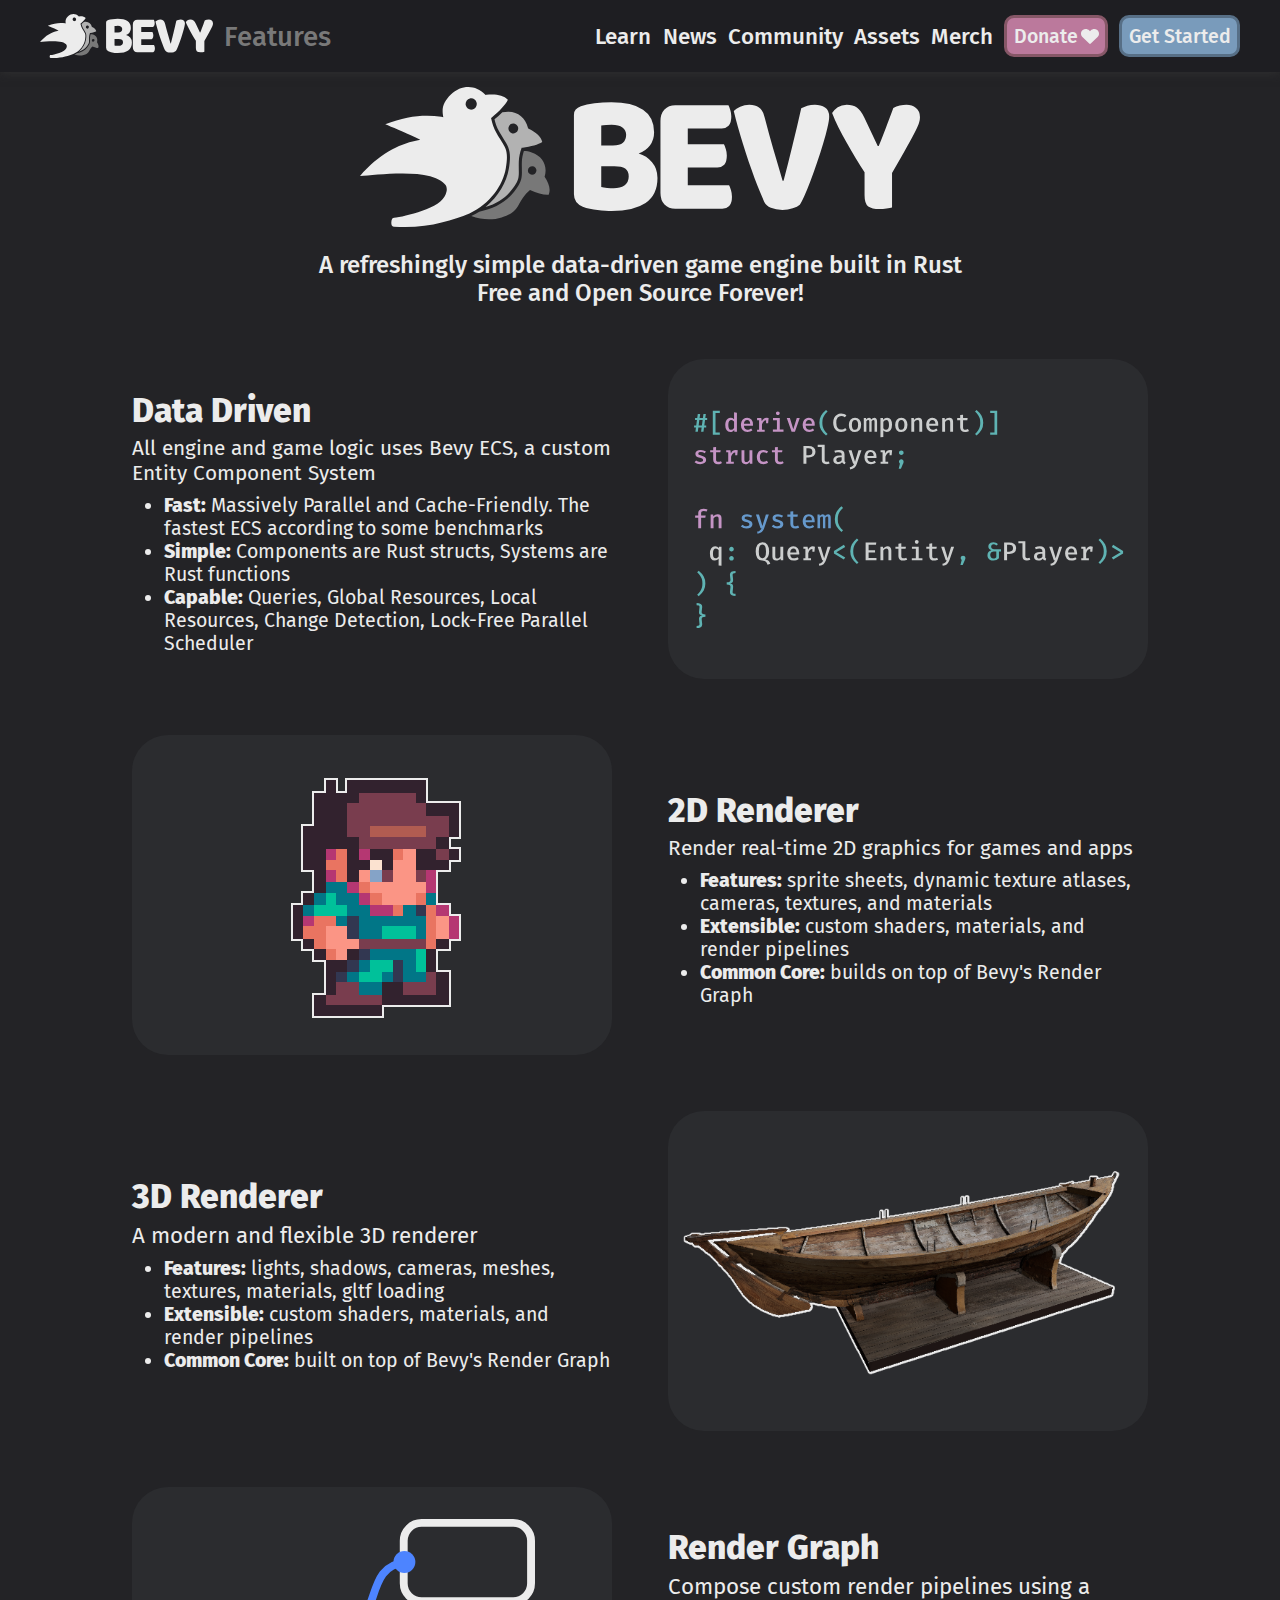
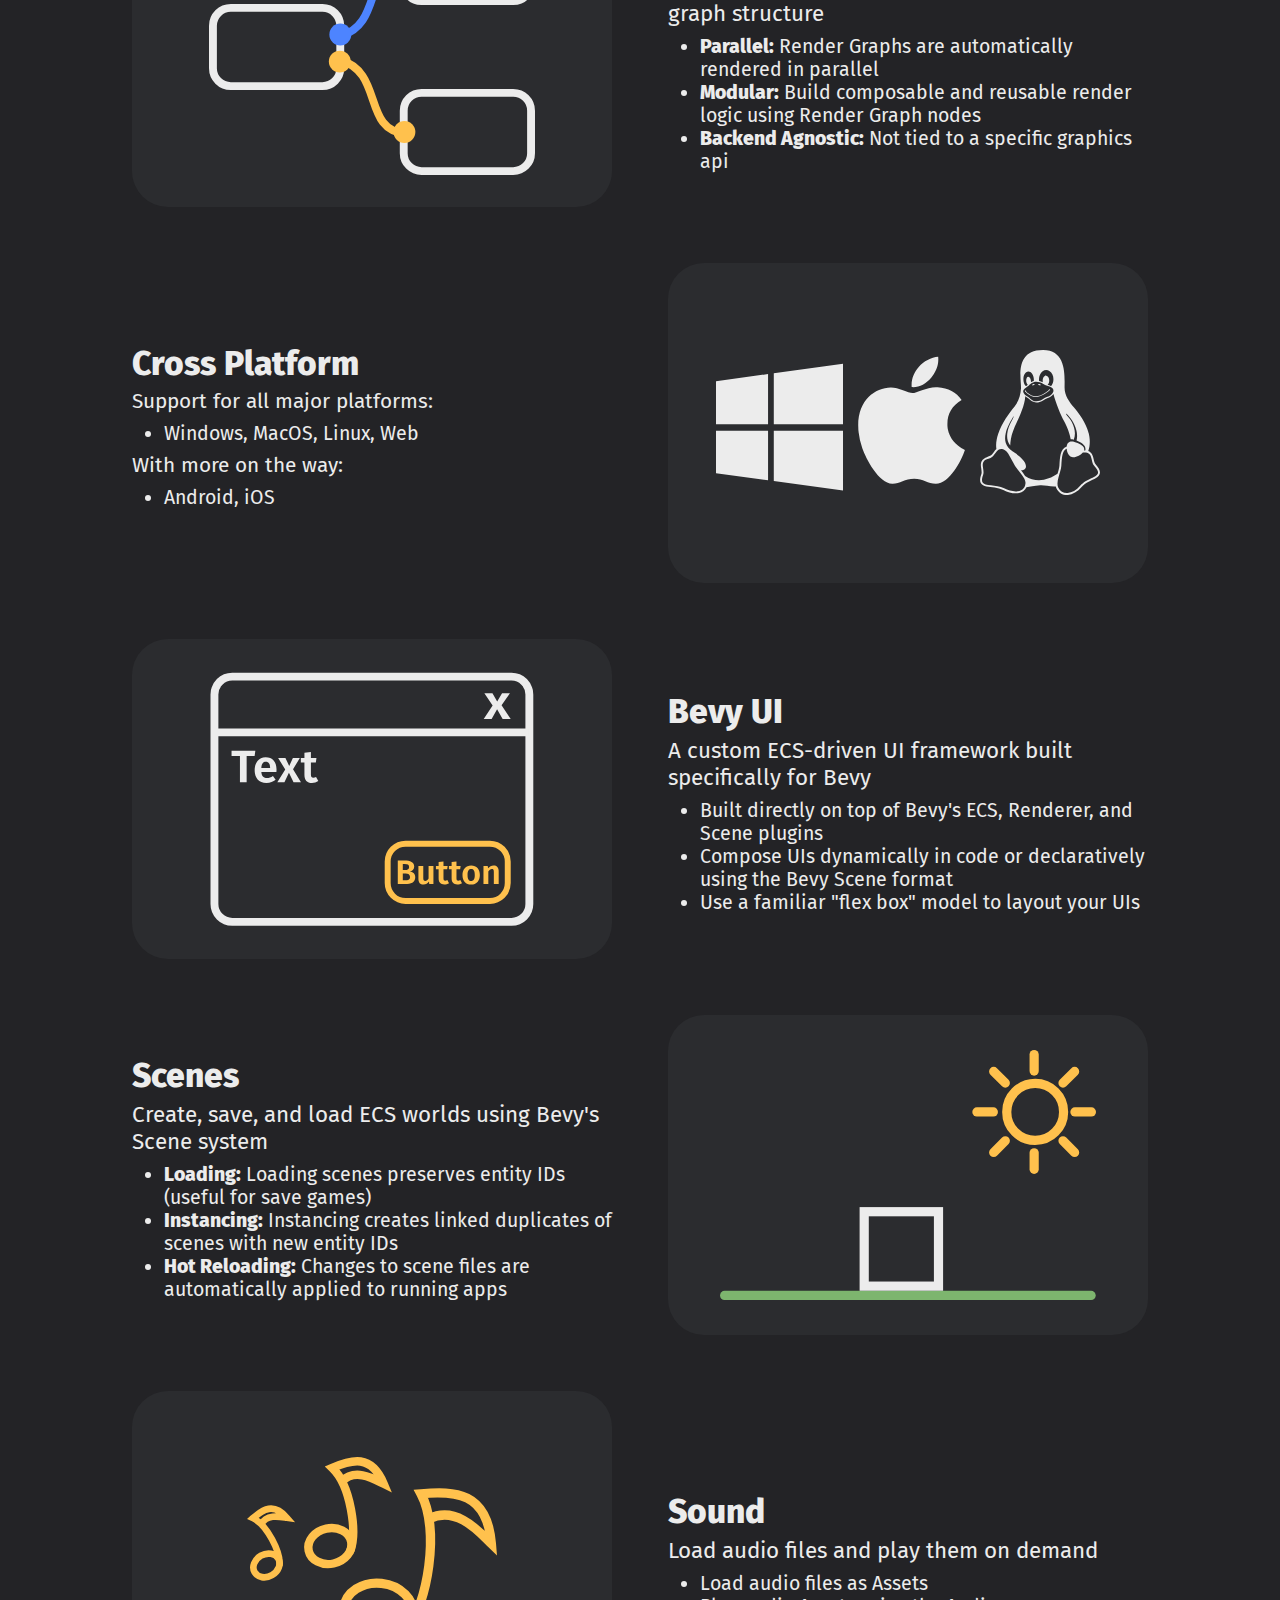
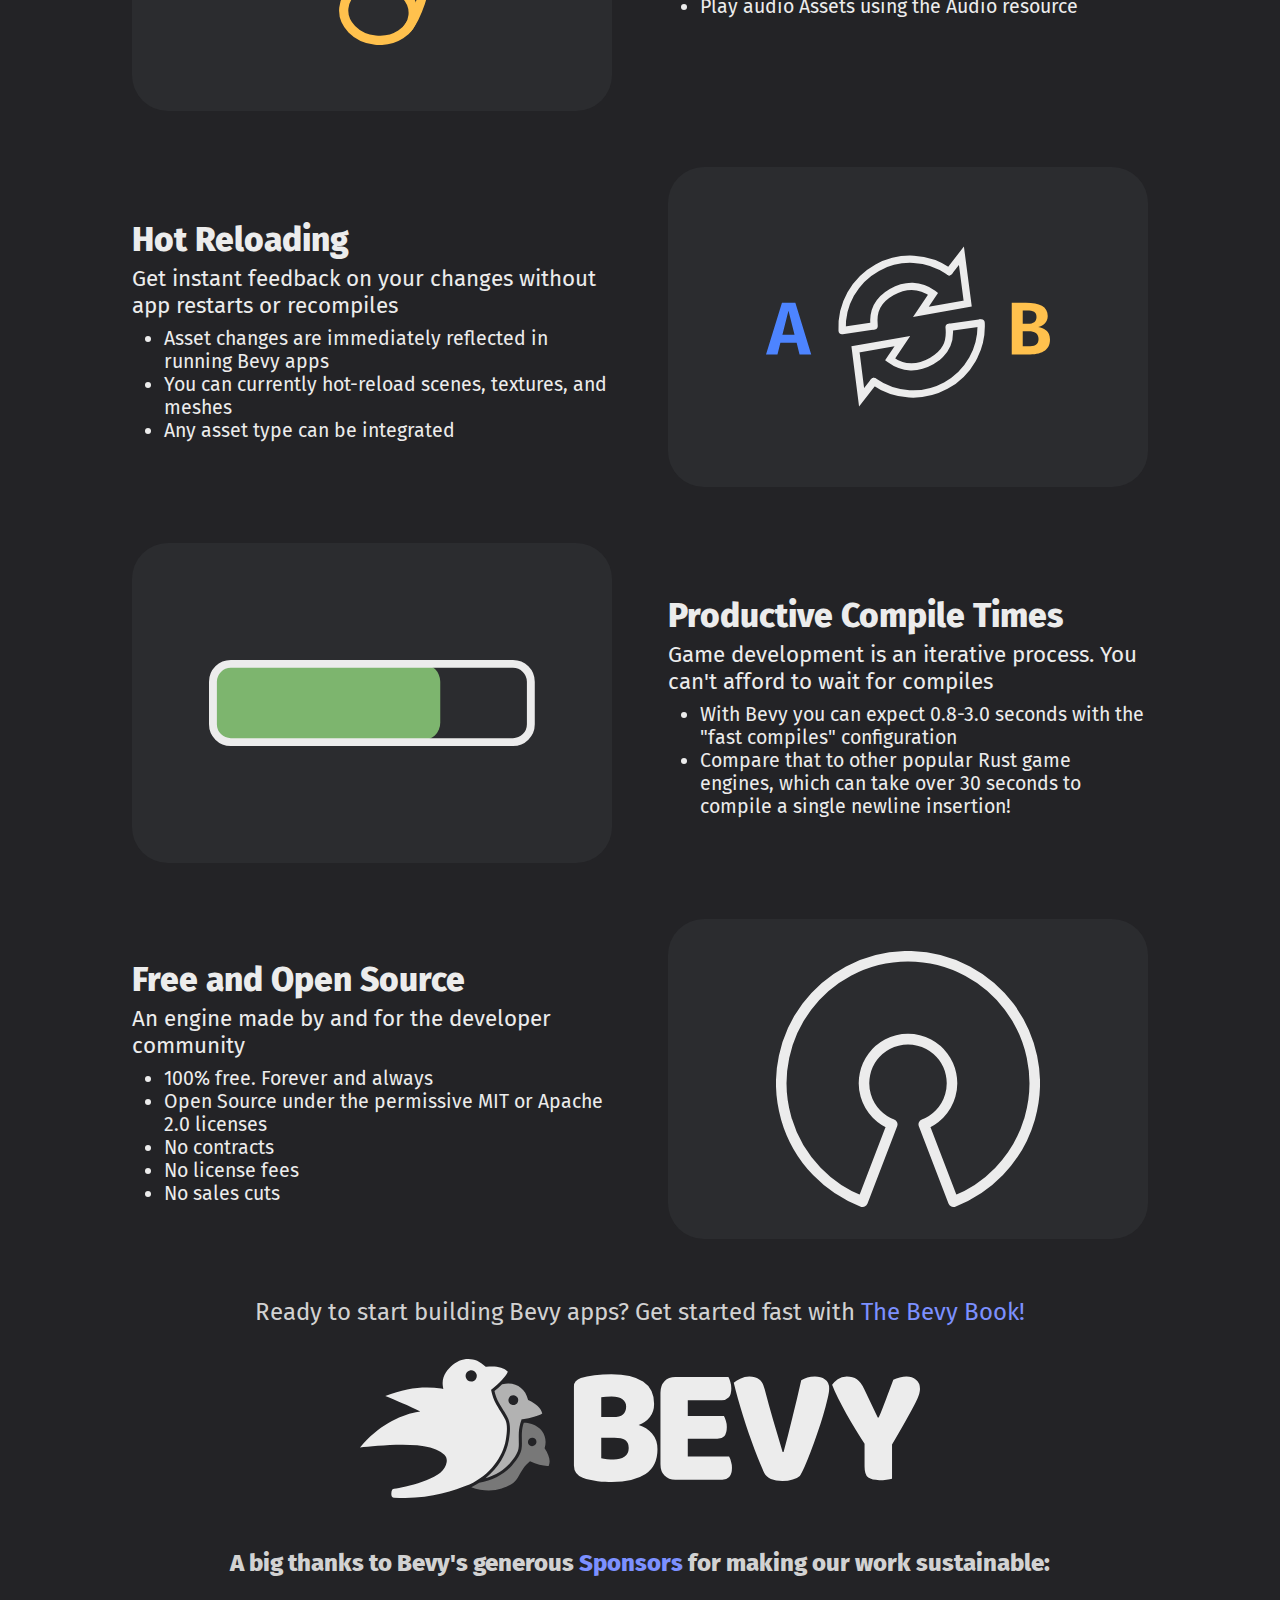
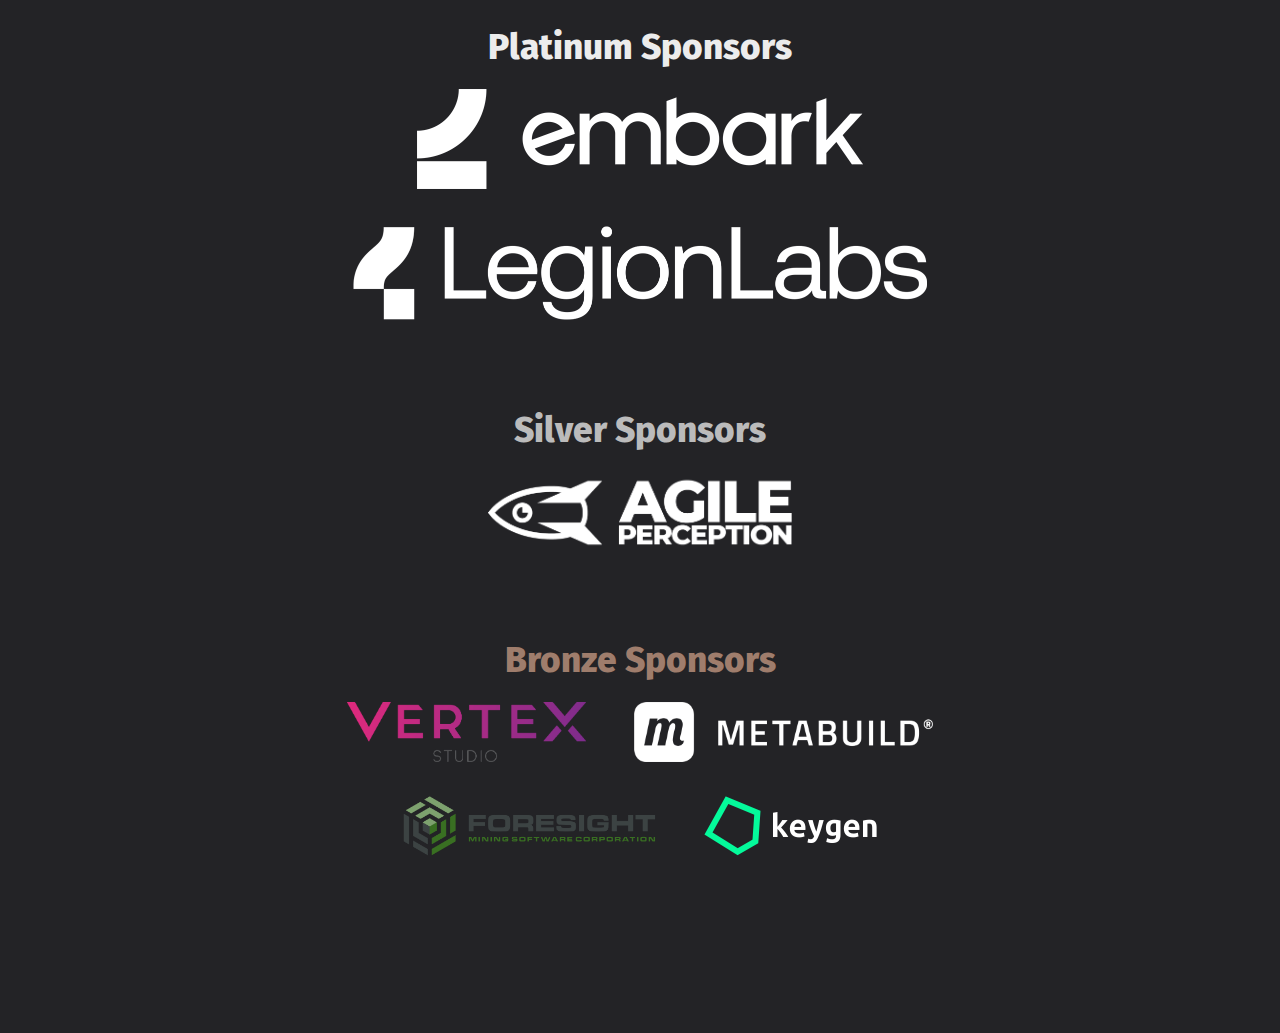
<file: index.html>
<!doctype html>
<html lang="en">
    <head>
        <meta charset="UTF-8">
        <meta name='viewport' content="width=device-width, initial-scale=1" />
        <meta property="og:title" content="Bevy - A data-driven game engine built in Rust " />
        <meta property="og:type" content="website" />
        <meta property="og:url" content="https://bevyengine.org&#x2F;&#x2F;" />
        <meta property="og:image" content="https://bevyengine.org/assets/bevy_logo_fill.png" />
        <meta property="og:description" content="Bevy is a refreshingly simple data-driven game engine built in Rust. It is free and open-source forever!" />
        <link rel="shortcut icon" type="image/png" href="/assets/favicon.png">
        <link rel="stylesheet" href="/site.css" />
        <link href="/atom.xml" rel="alternate" type="application/atom+xml" />
        <title>Bevy - A data-driven game engine built in Rust </title>
        
<meta name="description" content="A refreshingly simple data-driven game engine built in Rust. Free and Open Source Forever!" />

    </head>

    <body>
        <div class="headerbar-container">
            <nav class="headerbar container">
                <a href="/" class="header-logo">
                    <img src="/assets/bevy_logo_dark.svg" class="logo" alt="bevy logo" />
                </a>
                
                    <a href="/" class="header-logo-mobile">
                        <img src="/assets/bevy_icon_dark.svg" class="logo" alt="bevy icon" />
                    </a>
                
                <div class="header-item header-message">
                    
                        Features
                    
                </div>
                <div class="header-item header-push"></div>
                



    


<a href="&#x2F;learn" class="header-item" >
    Learn
</a>

                



    


<a href="&#x2F;news" class="header-item" >
    News
</a>

                



    


<a href="&#x2F;community" class="header-item" >
    Community
</a>

                



    


<a href="&#x2F;assets" class="header-item" >
    Assets
</a>

                <a class="header-item" href="https://merch.bevyengine.org">Merch</a>
                <a class="header-item header-button header-button-donate" href="https://github.com/sponsors/cart">Donate <img src="/assets/heart.svg" class="header-button-donate-heart" alt="heart icon"/></a>
                <a class="header-item header-button" href="/learn/book/getting-started/">Get Started</a>
            </nav>
        </div>
        <section class="section">
            <div class="container">
                
<div class="padded-content container">
    <img src="/assets/bevy_logo_dark.svg" class="bevy-logo-header" alt="Bevy logo"/>
    <div class="bevy-description">
        A refreshingly simple data-driven game engine built in Rust
        <br />
        Free and Open Source Forever!
    </div>
    <div class="feature-list">
        <div class="feature-container">
            <div class="feature-text">
                <h2 class="feature-title">Data Driven</h2>
                <div class="feature-description">
                    All engine and game logic uses Bevy ECS, a custom Entity Component System
                    <ul class="feature-sublist">
                        <li><b>Fast:</b> Massively Parallel and Cache-Friendly. The fastest ECS according to some
                            benchmarks</li>
                        <li><b>Simple:</b> Components are Rust structs, Systems are Rust functions</li>
                        <li><b>Capable:</b> Queries, Global Resources, Local Resources, Change Detection, Lock-Free
                            Parallel Scheduler</li>
                    </ul>
                </div>
            </div>
            <div class="feature-image">
                <img src="assets/ecs.svg" class="feature-img" style="width: 100%; max-width: 90%; max-height: 90%;" alt="ECS code"/>
            </div>

        </div>
        <div class="feature-container feature-container-reverse">
            <div class="feature-image">
                <img src="assets/sprite.png" class="feature-img" alt="Pixel art sprite of a person"/>
            </div>
            <div class="feature-text">
                <h2 class="feature-title">2D Renderer</h2>
                <div class="feature-description">
                    Render real-time 2D graphics for games and apps
                    <ul class="feature-sublist">
                        <li><b>Features:</b> sprite sheets, dynamic texture atlases, cameras, textures, and materials
                        </li>
                        <li><b>Extensible:</b> custom shaders, materials, and render pipelines</li>
                        <li><b>Common Core:</b> builds on top of Bevy's Render Graph</li>
                    </ul>
                </div>
            </div>
        </div>
        <div class="feature-container">
            <div class="feature-text">
                <h2 class="feature-title">3D Renderer</h2>
                A modern and flexible 3D renderer
                <ul class="feature-sublist">
                    <li><b>Features:</b> lights, shadows, cameras, meshes, textures, materials, gltf loading</li>
                    <li><b>Extensible:</b> custom shaders, materials, and render pipelines</li>
                    <li><b>Common Core:</b> built on top of Bevy's Render Graph</li>
                </ul>
            </div>
            <div class="feature-image">
                <img src="assets/boat.png" class="feature-img" style="max-height: 95%; max-width: 95%;" alt="3D boat model"/>
            </div>
        </div>
        <div class="feature-container feature-container-reverse">
            <div class="feature-image">
                <img src="assets/render_graph.svg" class="feature-img" alt="Render graph"/>
            </div>
            <div class="feature-text">
                <h2 class="feature-title">Render Graph</h2>
                Compose custom render pipelines using a graph structure
                <ul class="feature-sublist">
                    <li><b>Parallel:</b> Render Graphs are automatically rendered in parallel</li>
                    <li><b>Modular:</b> Build composable and reusable render logic using Render Graph nodes </li>
                    <li><b>Backend Agnostic:</b> Not tied to a specific graphics api</li>
                </ul>
            </div>
        </div>
        <div class="feature-container">
            <div class="feature-text">
                <h2 class="feature-title">Cross Platform</h2>
                <div class="feature-description">
                    Support for all major platforms:
                    <ul class="feature-sublist">
                        <li>Windows, MacOS, Linux, Web</li>
                    </ul>
                    With more on the way:
                    <ul class="feature-sublist">
                        <li>Android, iOS</li>
                    </ul>
                </div>
            </div>
        </div>
        <div class="feature-image">
            <img src="assets/platform-icons.svg" class="feature-img" alt="Microsoft, Apple, and Linux logos"/>
        </div>
        <div class="feature-container feature-container-reverse">
            <div class="feature-image">
                <img src="assets/bevy_ui.svg" class="feature-img" alt="UI dialog window diagram"/>
            </div>
            <div class="feature-text">
                <h2 class="feature-title">Bevy UI</h2>
                A custom ECS-driven UI framework built specifically for Bevy
                <ul class="feature-sublist">
                    <li>Built directly on top of Bevy's ECS, Renderer, and Scene plugins</li>
                    <li>Compose UIs dynamically in code or declaratively using the Bevy Scene format</li>
                    <li>Use a familiar "flex box" model to layout your UIs</li>
                </ul>
            </div>
        </div>
        <div class="feature-container">
            <div class="feature-text">
                <h2 class="feature-title">Scenes</h2>
                Create, save, and load ECS worlds using Bevy's Scene system
                <ul class="feature-sublist">
                    <li><b>Loading:</b> Loading scenes preserves entity IDs (useful for save games)</li>
                    <li><b>Instancing:</b> Instancing creates linked duplicates of scenes with new entity IDs</li>
                    <li><b>Hot Reloading:</b> Changes to scene files are automatically applied to running apps</li>
                </ul>
            </div>
            <div class="feature-image">
                <img src="assets/scene.svg" class="feature-img" alt="2D scene of a square upon grass under the sun"/>
            </div>
        </div>
        <div class="feature-container feature-container-reverse">
            <div class="feature-image">
                <img src="assets/sound.svg" class="feature-img" alt="Music notes"/>
            </div>
            <div class="feature-text">
                <h2 class="feature-title">Sound</h2>
                Load audio files and play them on demand
                <ul class="feature-sublist">
                    <li>Load audio files as Assets</li>
                    <li>Play audio Assets using the Audio resource</li>
                </ul>
            </div>
        </div>
        <div class="feature-container">
            <div class="feature-text">
                <h2 class="feature-title">Hot Reloading</h2>
                Get instant feedback on your changes without app restarts or recompiles
                <ul class="feature-sublist">
                    <li>Asset changes are immediately reflected in running Bevy apps</li>
                    <li>You can currently hot-reload scenes, textures, and meshes</li>
                    <li>Any asset type can be integrated</li>
                </ul>
            </div>
            <div class="feature-image">
                <img src="assets/hot_reloading.svg" class="feature-img" alt="Hot reloading diagram"/>
            </div>
        </div>
        <div class="feature-container feature-container-reverse">
            <div class="feature-image">
                <img src="assets/progressbar.svg" class="feature-img" alt="Compile time progress bar"/>
            </div>
            <div class="feature-text">
                <h2 class="feature-title">Productive Compile Times</h2>
                Game development is an iterative process. You can't afford to wait for compiles
                <ul class="feature-sublist">
                    <li>With Bevy you can expect 0.8-3.0 seconds with the "fast compiles" configuration</li>
                    <li>Compare that to other popular Rust game engines, which can take over 30 seconds to compile a
                        single
                        newline insertion!</li>
                </ul>
            </div>
        </div>
        <div class="feature-container">
            <div class="feature-text">
                <h2 class="feature-title">Free and Open Source</h2>
                An engine made by and for the developer community
                <ul class="feature-sublist">
                    <li>100% free. Forever and always</li>
                    <li>Open Source under the permissive MIT or Apache 2.0 licenses</li>
                    <li>No contracts</li>
                    <li>No license fees</li>
                    <li>No sales cuts</li>
                </ul>
            </div>
            <div class="feature-image">
                <img src="assets/opensource.svg" class="feature-img" alt="The open source icon"/>
            </div>
        </div>
    </div>
    <div class="media-content features-whats-next">
        Ready to start building Bevy apps? Get started fast with <a href="learn/book/introduction/">The Bevy Book!</a>
    </div>
    <img src="/assets/bevy_logo_dark.svg" class="bevy-logo-header" alt="Bevy logo"/>
    <div class="media-content features-sponsors">
        <h3>A big thanks to Bevy's generous <a href="https://github.com/sponsors/cart/">Sponsors</a> for making our work sustainable:</h3>
        <div class="sponsors sponsors--platinum">
            <h2 class="sponsors__title">Platinum Sponsors</h2>
            <div class="sponsors__content">
                <a class="sponsors__link" href="https://www.embark-studios.com">
                    <img class="sponsors__logo" src="assets/embark.png" alt="Embark Studios logo"/>
                </a>
                <a class="sponsors__link" href="https://legionlabs.com">
                    <img class="sponsors__logo" src="assets/LegionLabs.png" alt="Legion Labs logo"/>
                </a>
            </div>
        </div>
        <div class="sponsors sponsors--silver">
            <h2 class="sponsors__title">Silver Sponsors</h2>
            <div class="sponsors__content">
                <a class="sponsors__link" href="https://agileperception.com">
                    <img class="sponsors__logo" src="assets/agile_perception.png" alt="Agile Perception logo"/>
                </a>
            </div>
        </div>
        <div class="sponsors sponsors--bronze">
            <h2 class="sponsors__title">Bronze Sponsors</h2>
            <div class="sponsors__content">
                <a class="sponsors__link" href="https://vertexstudio.co">
                    <img class="sponsors__logo" src="assets/vertex_studio.png" alt="Vertex Studio logo"/>
                </a>
                <a class="sponsors__link" href="https://www.metabuild.io">
                    <img class="sponsors__logo" src="assets/metabuild.png" alt="Metabuild Logo"/>
                </a>
                <a class="sponsors__link" href="https://www.foresightmining.com">
                    <img class="sponsors__logo" src="assets/Foresight_Mining_Software_Corporation.png" alt="Foresight Mining Software Corporation logo"/>
                </a>
                <a class="sponsors__link" href="https://keygen.sh">
                    <img class="sponsors__logo" src="assets/keygen.png" alt="Keygen logo"/>
                </a>
            </div>
        </div>
    </div>
</div>

            </div>
        </section>
    </body>
</html>
</file>
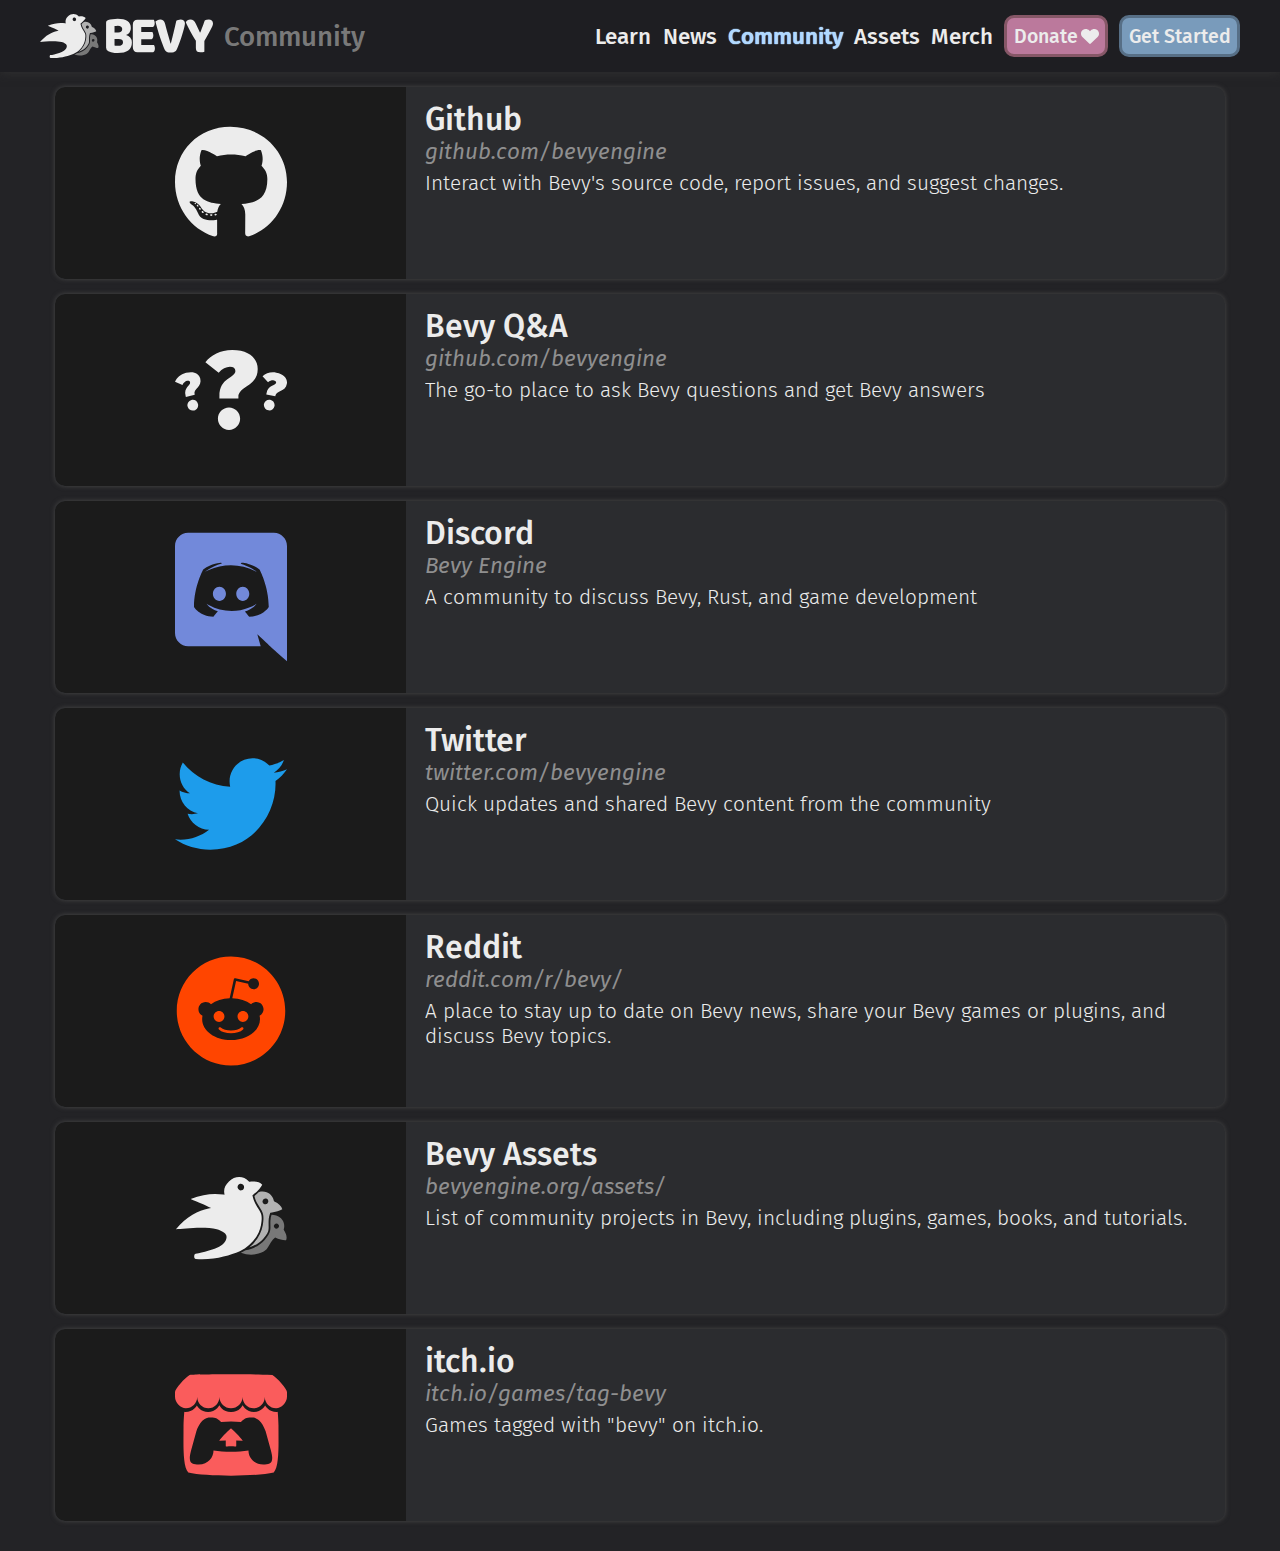
<file: community/index.html>
<!doctype html>
<html lang="en">
    <head>
        <meta charset="UTF-8">
        <meta name='viewport' content="width=device-width, initial-scale=1" />
        <meta property="og:title" content="Bevy - Community" />
        <meta property="og:type" content="website" />
        <meta property="og:url" content="https://bevyengine.org&#x2F;&#x2F;community&#x2F;" />
        <meta property="og:image" content="https://bevyengine.org/assets/bevy_logo_fill.png" />
        <meta property="og:description" content="Bevy is a refreshingly simple data-driven game engine built in Rust. It is free and open-source forever!" />
        <link rel="shortcut icon" type="image/png" href="/assets/favicon.png">
        <link rel="stylesheet" href="/site.css" />
        <link href="/atom.xml" rel="alternate" type="application/atom+xml" />
        <title>Bevy - Community</title>
         
    </head>

    <body>
        <div class="headerbar-container">
            <nav class="headerbar container">
                <a href="/" class="header-logo">
                    <img src="/assets/bevy_logo_dark.svg" class="logo" alt="bevy logo" />
                </a>
                
                    <a href="/" class="header-logo-mobile">
                        <img src="/assets/bevy_icon_dark.svg" class="logo" alt="bevy icon" />
                    </a>
                
                <div class="header-item header-message">
                    
                    Community
                    
                </div>
                <div class="header-item header-push"></div>
                



    


<a href="&#x2F;learn" class="header-item" >
    Learn
</a>

                



    


<a href="&#x2F;news" class="header-item" >
    News
</a>

                



    


<a href="&#x2F;community" class="header-item header-item-active"  >
    Community
</a>

                



    


<a href="&#x2F;assets" class="header-item" >
    Assets
</a>

                <a class="header-item" href="https://merch.bevyengine.org">Merch</a>
                <a class="header-item header-button header-button-donate" href="https://github.com/sponsors/cart">Donate <img src="/assets/heart.svg" class="header-button-donate-heart" alt="heart icon"/></a>
                <a class="header-item header-button" href="/learn/book/getting-started/">Get Started</a>
            </nav>
        </div>
        <section class="section">
            <div class="container">
                
<div class="card-list padded-content">
    <a class="card" href="https://github.com/bevyengine/bevy">
        <div class="card-image">
            <img src="/assets/github.svg" class="centered-card-image community-icon" alt="Github logo" />
        </div>
        <div class="card-text">
            <div class="card-title">
                Github
            </div>
            <div class="card-subtitle">
                github.com/bevyengine
            </div>
            <div class="card-description">
                Interact with Bevy's source code, report issues, and suggest changes.
            </div>
        </div>
    </a>
    <a class="card" href="https://github.com/bevyengine/bevy/discussions/categories/q-a">
        <div class="card-image">
            <img src="/assets/q_and_a.svg" class="centered-card-image community-icon" alt="Q and A logo" />
        </div>
        <div class="card-text">
            <div class="card-title">
                Bevy Q&A
            </div>
            <div class="card-subtitle">
                github.com/bevyengine
            </div>
            <div class="card-description">
                The go-to place to ask Bevy questions and get Bevy answers
            </div>
        </div>
    </a>
    <a class="card" href="https://discord.gg/bevy">
        <div class="card-image">
            <img src="/assets/discord.svg" class="centered-card-image community-icon" alt="Discord logo" />
        </div>
        <div class="card-text">
            <div class="card-title">
                Discord
            </div>
            <div class="card-subtitle">
                Bevy Engine
            </div>
            <div class="card-description">
                A community to discuss Bevy, Rust, and game development
            </div>
        </div>
    </a>
    <a class="card" href="https://twitter.com/BevyEngine">
        <div class="card-image">
            <img src="/assets/twitter.svg" class="centered-card-image community-icon" alt="Twitter logo" />
        </div>
        <div class="card-text">
            <div class="card-title">
                Twitter
            </div>
            <div class="card-subtitle">
                twitter.com/bevyengine
            </div>
            <div class="card-description">
                Quick updates and shared Bevy content from the community
            </div>
        </div>
    </a>
    <a class="card" href="https://www.reddit.com/r/bevy/">
        <div class="card-image">
            <img src="/assets/reddit.svg" class="centered-card-image community-icon" alt="Reddit logo" />
        </div>
        <div class="card-text">
            <div class="card-title">
                Reddit
            </div>
            <div class="card-subtitle">
                reddit.com/r/bevy/
            </div>
            <div class="card-description">
                A place to stay up to date on Bevy news, share your Bevy games or plugins, and discuss Bevy topics.
            </div>
        </div>
    </a>
    <a class="card" href="https://bevyengine.org/assets/">
        <div class="card-image">
            <img src="/assets/bevy_icon_dark.svg" class="centered-card-image community-icon" alt="Bevy logo" />
        </div>
        <div class="card-text">
            <div class="card-title">
                Bevy Assets
            </div>
            <div class="card-subtitle">
                bevyengine.org/assets/
            </div>
            <div class="card-description">
                List of community projects in Bevy, including plugins, games, books, and tutorials.
            </div>
        </div>
    </a>
    <a class="card" href="https://itch.io/games/tag-bevy">
        <div class="card-image">
            <img src="/assets/itchio-textless.svg" class="centered-card-image community-icon" alt="itch.io logo" />
        </div>
        <div class="card-text">
            <div class="card-title">
                itch.io
            </div>
            <div class="card-subtitle">
                itch.io/games/tag-bevy
            </div>
            <div class="card-description">
                Games tagged with "bevy" on itch.io.
            </div>
        </div>
    </a>
</div>

            </div>
        </section>
    </body>
</html>
</file>
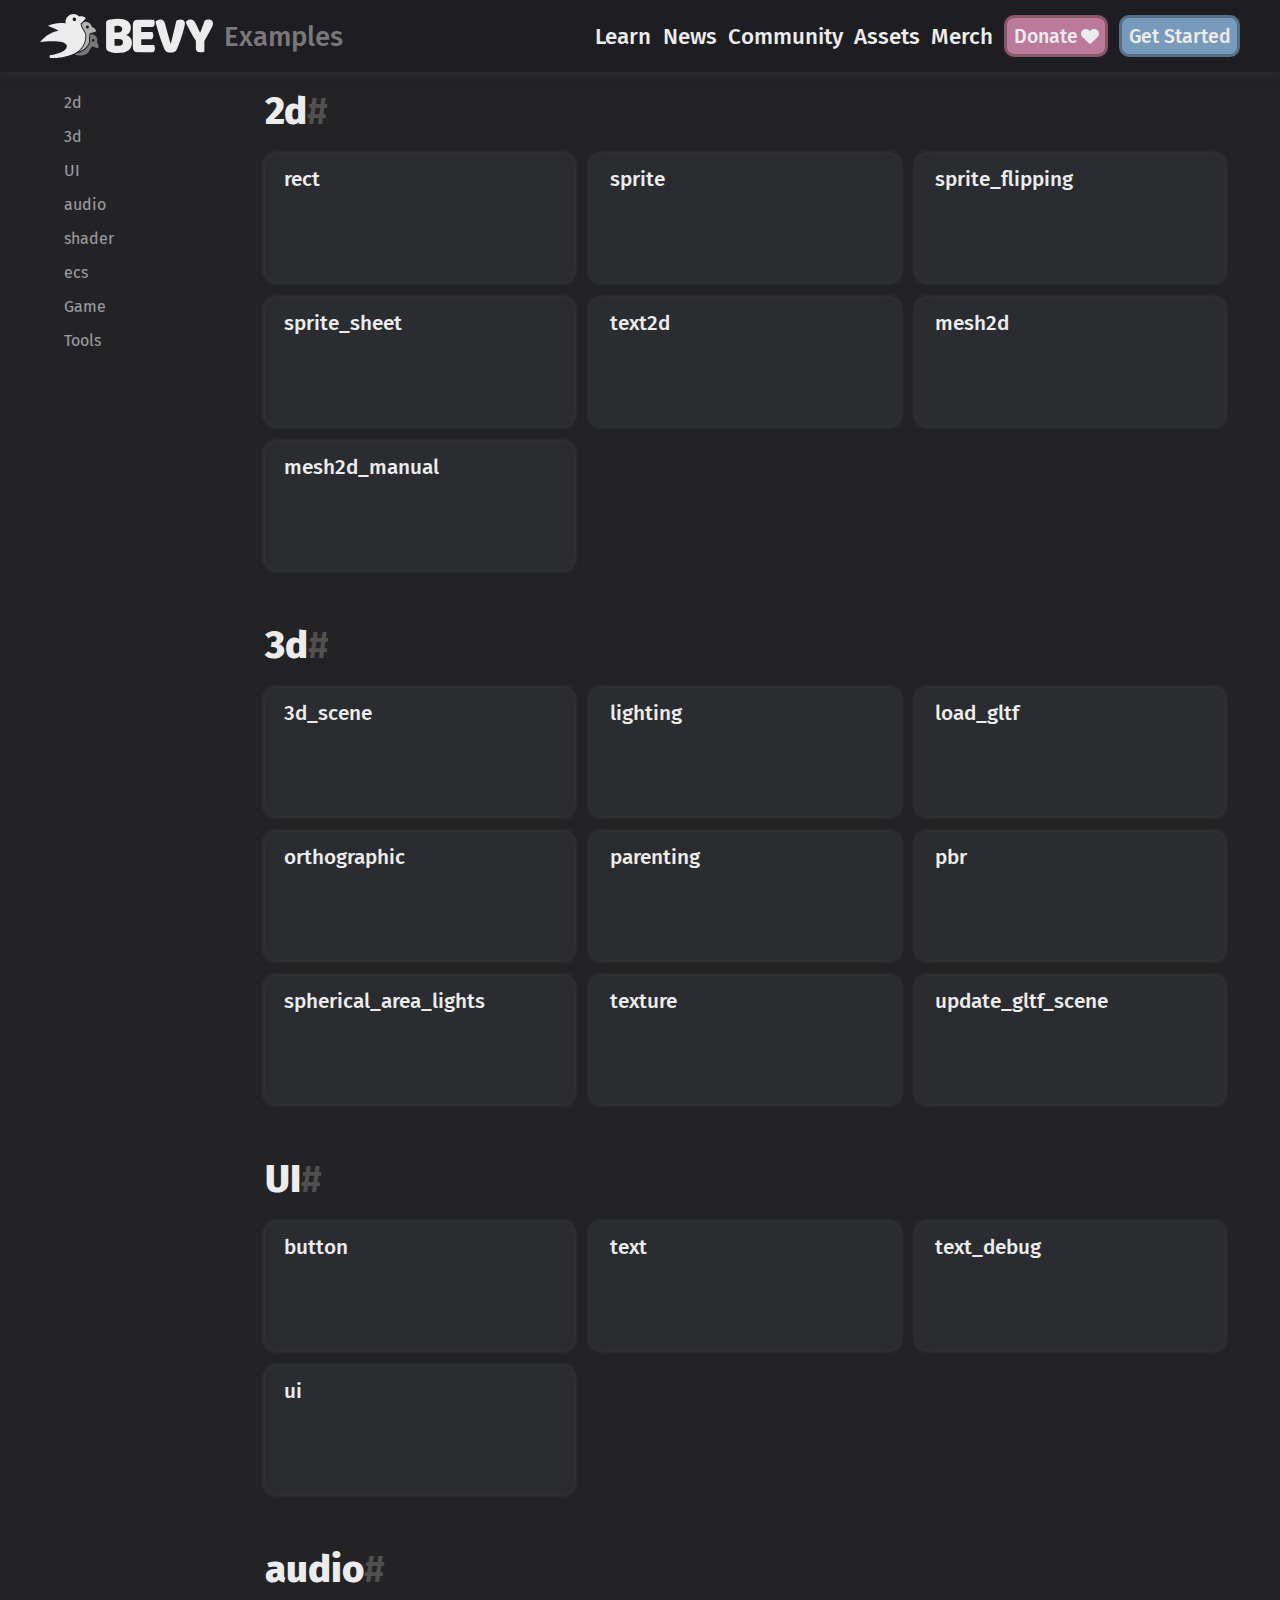
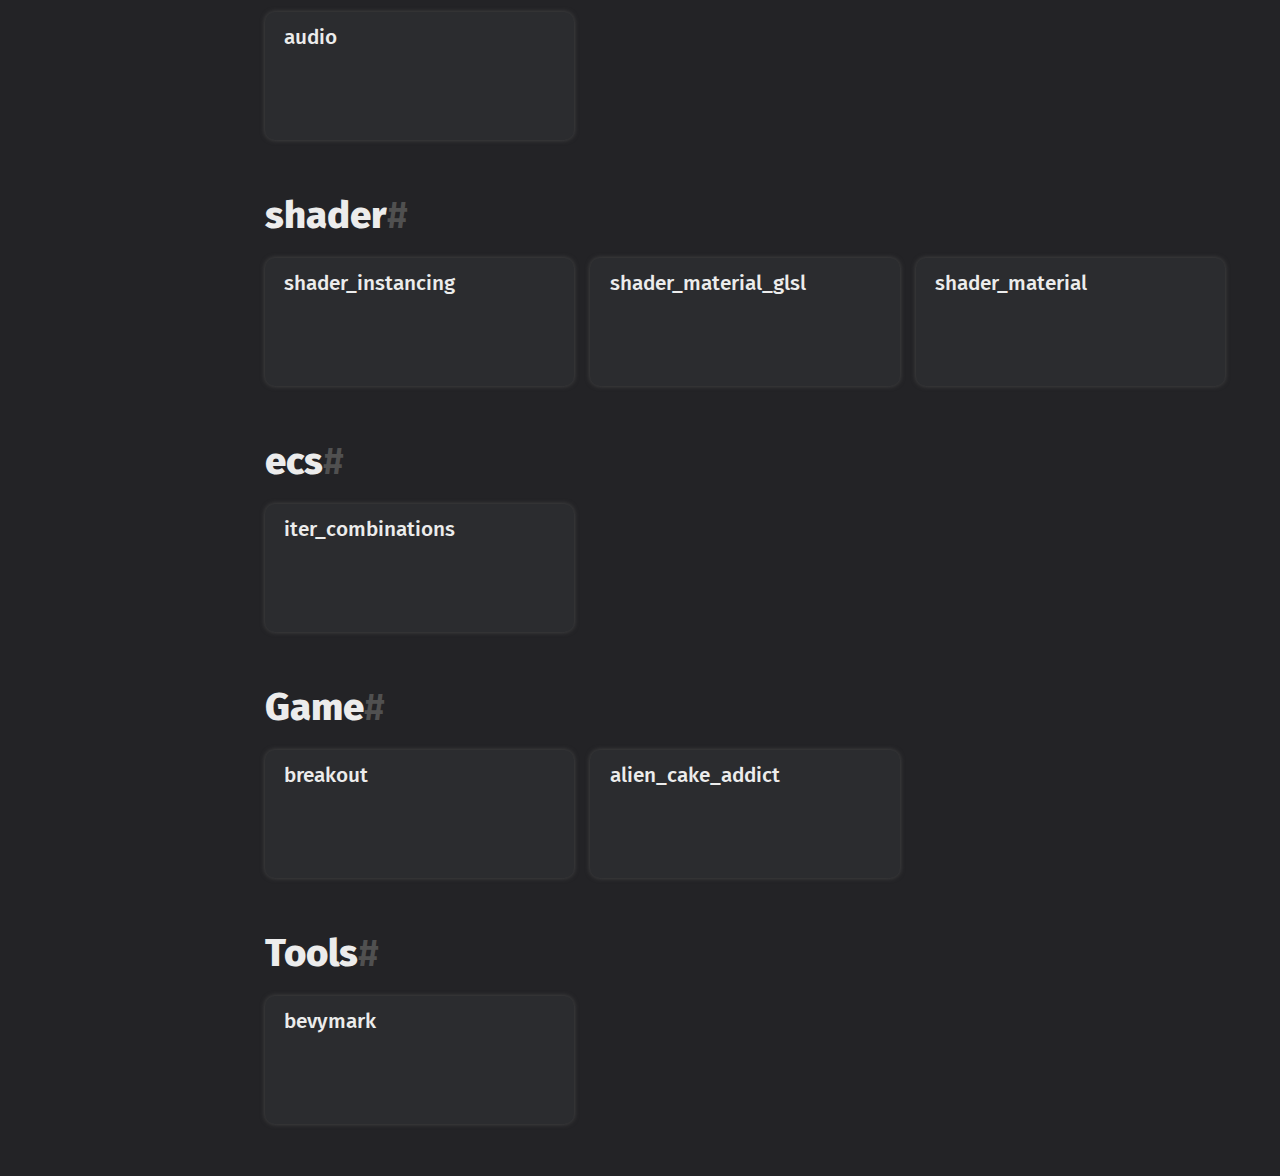
<file: examples/index.html>
<!doctype html>
<html lang="en">
    <head>
        <meta charset="UTF-8">
        <meta name='viewport' content="width=device-width, initial-scale=1" />
        <meta property="og:title" content="Bevy - Bevy Examples in WebGL2" />
        <meta property="og:type" content="website" />
        <meta property="og:url" content="https://bevyengine.org&#x2F;&#x2F;examples&#x2F;" />
        <meta property="og:image" content="https://bevyengine.org/assets/bevy_logo_fill.png" />
        <meta property="og:description" content="Bevy is a refreshingly simple data-driven game engine built in Rust. It is free and open-source forever!" />
        <link rel="shortcut icon" type="image/png" href="/assets/favicon.png">
        <link rel="stylesheet" href="/site.css" />
        <link href="/atom.xml" rel="alternate" type="application/atom+xml" />
        <title>Bevy - Bevy Examples in WebGL2</title>
         
    </head>

    <body>
        <div class="headerbar-container">
            <nav class="headerbar container">
                <a href="/" class="header-logo">
                    <img src="/assets/bevy_logo_dark.svg" class="logo" alt="bevy logo" />
                </a>
                
                    <a href="/" class="header-logo-mobile">
                        <img src="/assets/bevy_icon_dark.svg" class="logo" alt="bevy icon" />
                    </a>
                
                <div class="header-item header-message">
                    
                    Examples
                    
                </div>
                <div class="header-item header-push"></div>
                



    


<a href="&#x2F;learn" class="header-item" >
    Learn
</a>

                



    


<a href="&#x2F;news" class="header-item" >
    News
</a>

                



    


<a href="&#x2F;community" class="header-item" >
    Community
</a>

                



    


<a href="&#x2F;assets" class="header-item" >
    Assets
</a>

                <a class="header-item" href="https://merch.bevyengine.org">Merch</a>
                <a class="header-item header-button header-button-donate" href="https://github.com/sponsors/cart">Donate <img src="/assets/heart.svg" class="header-button-donate-heart" alt="heart icon"/></a>
                <a class="header-item header-button" href="/learn/book/getting-started/">Get Started</a>
            </nav>
        </div>
        <section class="section">
            <div class="container">
                
<div class="assets">
    <input type="checkbox" style="display: none" id="show-book-nav" />
    <nav class="book-nav" role="navigation">
        
    <ul class="tree-menu">
        
            
    
    
    

    

    <li class="tree-menu__item">
        <div class="tree-menu__label">
            <a class="tree-menu__link" href="#2d">2d</a>
            
        </div>
        
    </li>

        
            
    
    
    

    

    <li class="tree-menu__item">
        <div class="tree-menu__label">
            <a class="tree-menu__link" href="#3d">3d</a>
            
        </div>
        
    </li>

        
            
    
    
    

    

    <li class="tree-menu__item">
        <div class="tree-menu__label">
            <a class="tree-menu__link" href="#ui">UI</a>
            
        </div>
        
    </li>

        
            
    
    
    

    

    <li class="tree-menu__item">
        <div class="tree-menu__label">
            <a class="tree-menu__link" href="#audio">audio</a>
            
        </div>
        
    </li>

        
            
    
    
    

    

    <li class="tree-menu__item">
        <div class="tree-menu__label">
            <a class="tree-menu__link" href="#shader">shader</a>
            
        </div>
        
    </li>

        
            
    
    
    

    

    <li class="tree-menu__item">
        <div class="tree-menu__label">
            <a class="tree-menu__link" href="#ecs">ecs</a>
            
        </div>
        
    </li>

        
            
    
    
    

    

    <li class="tree-menu__item">
        <div class="tree-menu__label">
            <a class="tree-menu__link" href="#game">Game</a>
            
        </div>
        
    </li>

        
            
    
    
    

    

    <li class="tree-menu__item">
        <div class="tree-menu__label">
            <a class="tree-menu__link" href="#tools">Tools</a>
            
        </div>
        
    </li>

        
    </ul>

    </nav>
    <div class="book-content">
        
        

        <h1 id="2d" class="asset-section">
            2d<a class="anchor-link" href="#2d">#</a>
        </h1>

        
        <div class="item-grid">
            
            
            

            <a class="card" href="/examples/2d/rect/"
                id="rect">
                
                <div class="card-text">
                    <div class="card-title">rect</div>
                </div>
            </a>

            

            <a class="card" href="/examples/2d/sprite/"
                id="sprite">
                
                <div class="card-text">
                    <div class="card-title">sprite</div>
                </div>
            </a>

            

            <a class="card" href="/examples/2d/sprite-flipping/"
                id="sprite-flipping">
                
                <div class="card-text">
                    <div class="card-title">sprite_flipping</div>
                </div>
            </a>

            

            <a class="card" href="/examples/2d/sprite-sheet/"
                id="sprite-sheet">
                
                <div class="card-text">
                    <div class="card-title">sprite_sheet</div>
                </div>
            </a>

            

            <a class="card" href="/examples/2d/text2d/"
                id="text2d">
                
                <div class="card-text">
                    <div class="card-title">text2d</div>
                </div>
            </a>

            

            <a class="card" href="/examples/2d/mesh2d/"
                id="mesh2d">
                
                <div class="card-text">
                    <div class="card-title">mesh2d</div>
                </div>
            </a>

            

            <a class="card" href="/examples/2d/mesh2d-manual/"
                id="mesh2d-manual">
                
                <div class="card-text">
                    <div class="card-title">mesh2d_manual</div>
                </div>
            </a>

            
        </div>
        

        
        

        <h1 id="3d" class="asset-section">
            3d<a class="anchor-link" href="#3d">#</a>
        </h1>

        
        <div class="item-grid">
            
            
            

            <a class="card" href="/examples/3d/3d-scene/"
                id="3d-scene">
                
                <div class="card-text">
                    <div class="card-title">3d_scene</div>
                </div>
            </a>

            

            <a class="card" href="/examples/3d/lighting/"
                id="lighting">
                
                <div class="card-text">
                    <div class="card-title">lighting</div>
                </div>
            </a>

            

            <a class="card" href="/examples/3d/load-gltf/"
                id="load-gltf">
                
                <div class="card-text">
                    <div class="card-title">load_gltf</div>
                </div>
            </a>

            

            <a class="card" href="/examples/3d/orthographic/"
                id="orthographic">
                
                <div class="card-text">
                    <div class="card-title">orthographic</div>
                </div>
            </a>

            

            <a class="card" href="/examples/3d/parenting/"
                id="parenting">
                
                <div class="card-text">
                    <div class="card-title">parenting</div>
                </div>
            </a>

            

            <a class="card" href="/examples/3d/pbr/"
                id="pbr">
                
                <div class="card-text">
                    <div class="card-title">pbr</div>
                </div>
            </a>

            

            <a class="card" href="/examples/3d/spherical-area-lights/"
                id="spherical-area-lights">
                
                <div class="card-text">
                    <div class="card-title">spherical_area_lights</div>
                </div>
            </a>

            

            <a class="card" href="/examples/3d/texture/"
                id="texture">
                
                <div class="card-text">
                    <div class="card-title">texture</div>
                </div>
            </a>

            

            <a class="card" href="/examples/3d/update-gltf-scene/"
                id="update-gltf-scene">
                
                <div class="card-text">
                    <div class="card-title">update_gltf_scene</div>
                </div>
            </a>

            
        </div>
        

        
        

        <h1 id="ui" class="asset-section">
            UI<a class="anchor-link" href="#ui">#</a>
        </h1>

        
        <div class="item-grid">
            
            
            

            <a class="card" href="/examples/ui/button/"
                id="button">
                
                <div class="card-text">
                    <div class="card-title">button</div>
                </div>
            </a>

            

            <a class="card" href="/examples/ui/text/"
                id="text">
                
                <div class="card-text">
                    <div class="card-title">text</div>
                </div>
            </a>

            

            <a class="card" href="/examples/ui/text-debug/"
                id="text-debug">
                
                <div class="card-text">
                    <div class="card-title">text_debug</div>
                </div>
            </a>

            

            <a class="card" href="/examples/ui/ui/"
                id="ui">
                
                <div class="card-text">
                    <div class="card-title">ui</div>
                </div>
            </a>

            
        </div>
        

        
        

        <h1 id="audio" class="asset-section">
            audio<a class="anchor-link" href="#audio">#</a>
        </h1>

        
        <div class="item-grid">
            
            
            

            <a class="card" href="/examples/audio/audio/"
                id="audio">
                
                <div class="card-text">
                    <div class="card-title">audio</div>
                </div>
            </a>

            
        </div>
        

        
        

        <h1 id="shader" class="asset-section">
            shader<a class="anchor-link" href="#shader">#</a>
        </h1>

        
        <div class="item-grid">
            
            
            

            <a class="card" href="/examples/shader/shader-instancing/"
                id="shader-instancing">
                
                <div class="card-text">
                    <div class="card-title">shader_instancing</div>
                </div>
            </a>

            

            <a class="card" href="/examples/shader/shader-material-glsl/"
                id="shader-material-glsl">
                
                <div class="card-text">
                    <div class="card-title">shader_material_glsl</div>
                </div>
            </a>

            

            <a class="card" href="/examples/shader/shader-material/"
                id="shader-material">
                
                <div class="card-text">
                    <div class="card-title">shader_material</div>
                </div>
            </a>

            
        </div>
        

        
        

        <h1 id="ecs" class="asset-section">
            ecs<a class="anchor-link" href="#ecs">#</a>
        </h1>

        
        <div class="item-grid">
            
            
            

            <a class="card" href="/examples/ecs/iter-combinations/"
                id="iter-combinations">
                
                <div class="card-text">
                    <div class="card-title">iter_combinations</div>
                </div>
            </a>

            
        </div>
        

        
        

        <h1 id="game" class="asset-section">
            Game<a class="anchor-link" href="#game">#</a>
        </h1>

        
        <div class="item-grid">
            
            
            

            <a class="card" href="/examples/game/breakout/"
                id="breakout">
                
                <div class="card-text">
                    <div class="card-title">breakout</div>
                </div>
            </a>

            

            <a class="card" href="/examples/game/alien-cake-addict/"
                id="alien-cake-addict">
                
                <div class="card-text">
                    <div class="card-title">alien_cake_addict</div>
                </div>
            </a>

            
        </div>
        

        
        

        <h1 id="tools" class="asset-section">
            Tools<a class="anchor-link" href="#tools">#</a>
        </h1>

        
        <div class="item-grid">
            
            
            

            <a class="card" href="/examples/tools/bevymark/"
                id="bevymark">
                
                <div class="card-text">
                    <div class="card-title">bevymark</div>
                </div>
            </a>

            
        </div>
        

        
    </div>
</div>

            </div>
        </section>
    </body>
</html>
</file>
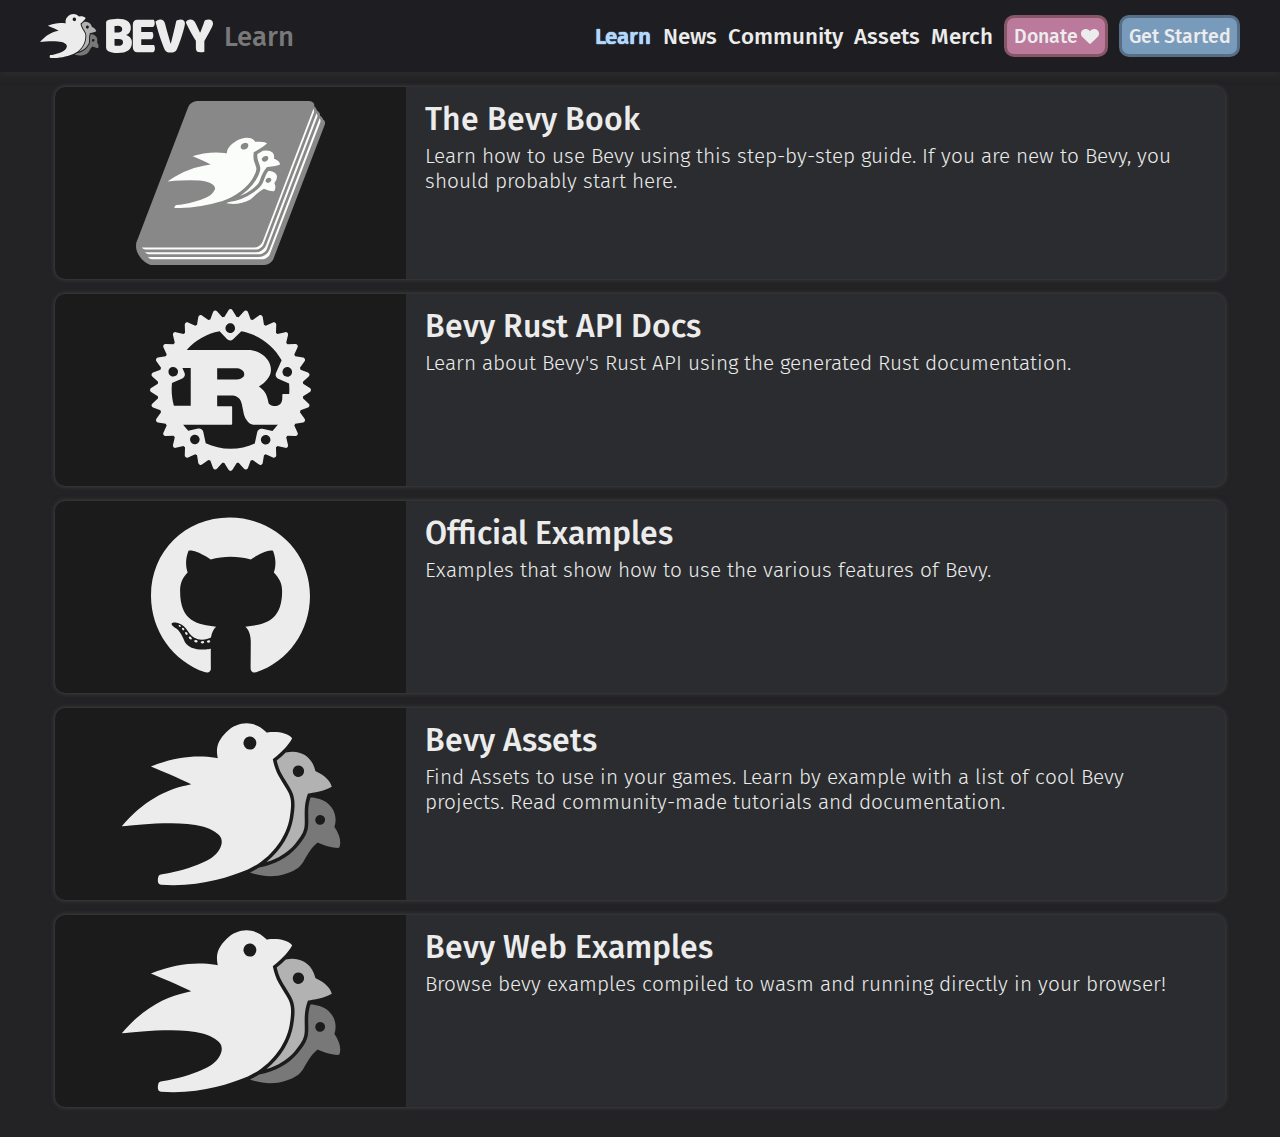
<file: learn/index.html>
<!doctype html>
<html lang="en">
    <head>
        <meta charset="UTF-8">
        <meta name='viewport' content="width=device-width, initial-scale=1" />
        <meta property="og:title" content="Bevy - Learn" />
        <meta property="og:type" content="website" />
        <meta property="og:url" content="https://bevyengine.org&#x2F;&#x2F;learn&#x2F;" />
        <meta property="og:image" content="https://bevyengine.org/assets/bevy_logo_fill.png" />
        <meta property="og:description" content="Bevy is a refreshingly simple data-driven game engine built in Rust. It is free and open-source forever!" />
        <link rel="shortcut icon" type="image/png" href="/assets/favicon.png">
        <link rel="stylesheet" href="/site.css" />
        <link href="/atom.xml" rel="alternate" type="application/atom+xml" />
        <title>Bevy - Learn</title>
         
    </head>

    <body>
        <div class="headerbar-container">
            <nav class="headerbar container">
                <a href="/" class="header-logo">
                    <img src="/assets/bevy_logo_dark.svg" class="logo" alt="bevy logo" />
                </a>
                
                    <a href="/" class="header-logo-mobile">
                        <img src="/assets/bevy_icon_dark.svg" class="logo" alt="bevy icon" />
                    </a>
                
                <div class="header-item header-message">
                    
                    Learn
                    
                </div>
                <div class="header-item header-push"></div>
                



    


<a href="&#x2F;learn" class="header-item header-item-active"  >
    Learn
</a>

                



    


<a href="&#x2F;news" class="header-item" >
    News
</a>

                



    


<a href="&#x2F;community" class="header-item" >
    Community
</a>

                



    


<a href="&#x2F;assets" class="header-item" >
    Assets
</a>

                <a class="header-item" href="https://merch.bevyengine.org">Merch</a>
                <a class="header-item header-button header-button-donate" href="https://github.com/sponsors/cart">Donate <img src="/assets/heart.svg" class="header-button-donate-heart" alt="heart icon"/></a>
                <a class="header-item header-button" href="/learn/book/getting-started/">Get Started</a>
            </nav>
        </div>
        <section class="section">
            <div class="container">
                
<div class="card-list padded-content">
  <a class="card" href="/learn/book/introduction">
    <div class="card-image">
      <img src="/assets/book.svg" class="centered-card-image" alt="Bevy book" />
    </div>
    <div class="card-text">
      <div class="card-title">
        The Bevy Book
      </div>
      <div class="card-description">
        Learn how to use Bevy using this step-by-step guide. If you are new to Bevy, you should probably start here.
      </div>
    </div>
  </a>
  <a class="card" href="https://docs.rs/bevy">
    <div class="card-image">
      <img src="/assets/rust-logo-light.svg" class="centered-card-image" alt="Rust logo" />
    </div>
    <div class="card-text">
      <div class="card-title">
        Bevy Rust API Docs
      </div>
      <div class="card-description">
        Learn about Bevy's Rust API using the generated Rust documentation.
      </div>
    </div>
  </a>
  <a class="card" href="https://github.com/bevyengine/bevy/tree/latest/examples#examples">
    <div class="card-image">
      <img src="/assets/github.svg" class="centered-card-image" alt="Github logo" />
    </div>
    <div class="card-text">
      <div class="card-title">
        Official Examples
      </div>
      <div class="card-description">
        Examples that show how to use the various features of Bevy.
      </div>
    </div>
  </a>
  <a class="card" href="/assets">
    <div class="card-image">
      <img src="/assets/bevy_icon_dark.svg" class="centered-card-image" alt="Bevy logo" />
    </div>
    <div class="card-text">
      <div class="card-title">
        Bevy Assets
      </div>
      <div class="card-description">
        Find Assets to use in your games. Learn by example with a list of cool Bevy projects. Read community-made
        tutorials and documentation.
      </div>
    </div>
  </a>
  <a class="card" href="/examples">
    <div class="card-image">
      <img src="/assets/bevy_icon_dark.svg" class="centered-card-image" alt="Bevy logo" />
    </div>
    <div class="card-text">
      <div class="card-title">
        Bevy Web Examples
      </div>
      <div class="card-description">
        Browse bevy examples compiled to wasm and running directly in your browser!
      </div>
    </div>
  </a>
</div>

            </div>
        </section>
    </body>
</html>
</file>
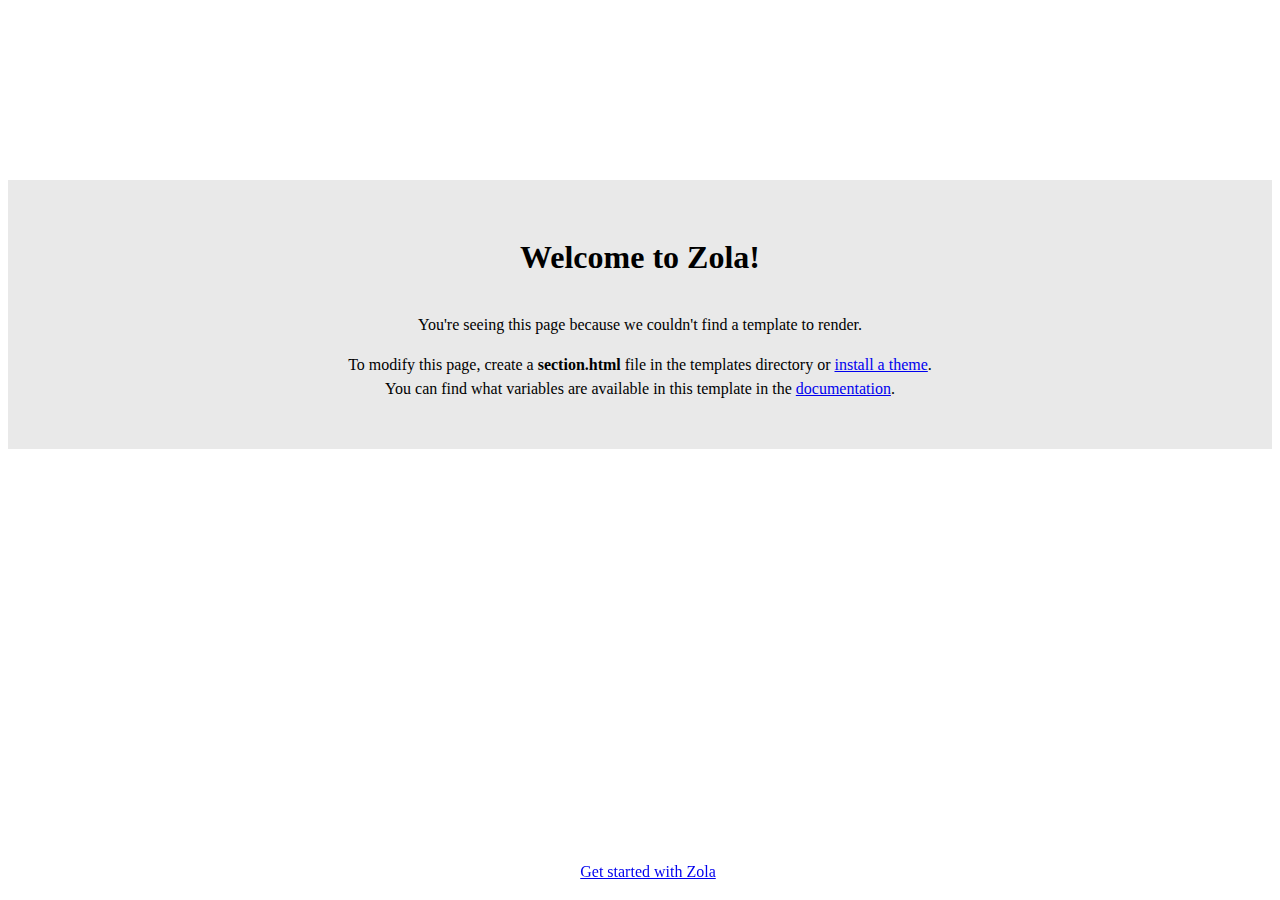
<file: assets/apps/index.html>
<html>
    <head>
        <title>Zola</title>
    </head>
    <body>
        <div class="container">
            <h1>Welcome to Zola!</h1>
            <p>
                You're seeing this page because we couldn't find a template to render.
            </p>
            <p>
                To modify this page, create a <b>section.html</b> file in the templates directory or
                <a href="https://www.getzola.org/documentation/themes/installing-and-using-themes/" target="_blank">install a theme</a>.
                <br>
                You can find what variables are available in this template in the <a href="https:&#x2F;&#x2F;www.getzola.org&#x2F;documentation&#x2F;templates&#x2F;pages-sections&#x2F;#section-variables" target="_blank">documentation</a>.
            </p>
        </div>
        <footer>
            <a href="https://www.getzola.org/documentation/getting-started/cli-usage/" target="_blank">Get started with Zola</a>
        </footer>
        <style>
            html {
                line-height: 1.5;
            }
            h1 {
                margin-bottom: 2rem;
            }
            .container {
                font-family: "sans-serif";
                text-align: center;
                margin-top: 20vh;
                padding: 2rem;
                background: #e9e9e9;
            }
            footer {
                position: fixed;
                width: 100%;
                bottom: 1rem;
                text-align: center;
            }
        </style>
    </body>
</html>
</file>
<file: site.css>
@font-face{font-family:'Fira Mono';font-style:normal;font-weight:400;src:url("../fonts/fira-mono-v8-latin-regular.eot");src:local("Fira Mono Regular"),local("FiraMono-Regular"),url("../fonts/fira-mono-v8-latin-regular.eot?#iefix") format("embedded-opentype"),url("../fonts/fira-mono-v8-latin-regular.woff2") format("woff2"),url("../fonts/fira-mono-v8-latin-regular.woff") format("woff"),url("../fonts/fira-mono-v8-latin-regular.ttf") format("truetype"),url("../fonts/fira-mono-v8-latin-regular.svg#FiraMono") format("svg")}@font-face{font-family:'Fira Sans';font-style:normal;font-weight:300;src:url("/assets/fonts/fira-sans-v10-latin-300.eot");src:local("Fira Sans Light"),local("FiraSans-Light"),url("/assets/fonts/fira-sans-v10-latin-300.eot?#iefix") format("embedded-opentype"),url("/assets/fonts/fira-sans-v10-latin-300.woff2") format("woff2"),url("/assets/fonts/fira-sans-v10-latin-300.woff") format("woff"),url("/assets/fonts/fira-sans-v10-latin-300.ttf") format("truetype"),url("/assets/fonts/fira-sans-v10-latin-300.svg#FiraSans") format("svg")}@font-face{font-family:'Fira Sans';font-style:normal;font-weight:400;src:url("/assets/fonts/fira-sans-v10-latin-regular.eot");src:local("Fira Sans Regular"),local("FiraSans-Regular"),url("/assets/fonts/fira-sans-v10-latin-regular.eot?#iefix") format("embedded-opentype"),url("/assets/fonts/fira-sans-v10-latin-regular.woff2") format("woff2"),url("/assets/fonts/fira-sans-v10-latin-regular.woff") format("woff"),url("/assets/fonts/fira-sans-v10-latin-regular.ttf") format("truetype"),url("/assets/fonts/fira-sans-v10-latin-regular.svg#FiraSans") format("svg")}@font-face{font-family:'Fira Sans';font-style:italic;font-weight:400;src:url("/assets/fonts/fira-sans-v10-latin-italic.eot");src:local("Fira Sans Italic"),local("FiraSans-Italic"),url("/assets/fonts/fira-sans-v10-latin-italic.eot?#iefix") format("embedded-opentype"),url("/assets/fonts/fira-sans-v10-latin-italic.woff2") format("woff2"),url("/assets/fonts/fira-sans-v10-latin-italic.woff") format("woff"),url("/assets/fonts/fira-sans-v10-latin-italic.ttf") format("truetype"),url("/assets/fonts/fira-sans-v10-latin-italic.svg#FiraSans") format("svg")}@font-face{font-family:'Fira Sans';font-style:normal;font-weight:500;src:url("/assets/fonts/fira-sans-v10-latin-500.eot");src:local("Fira Sans Medium"),local("FiraSans-Medium"),url("/assets/fonts/fira-sans-v10-latin-500.eot?#iefix") format("embedded-opentype"),url("/assets/fonts/fira-sans-v10-latin-500.woff2") format("woff2"),url("/assets/fonts/fira-sans-v10-latin-500.woff") format("woff"),url("/assets/fonts/fira-sans-v10-latin-500.ttf") format("truetype"),url("/assets/fonts/fira-sans-v10-latin-500.svg#FiraSans") format("svg")}@font-face{font-family:'Fira Sans';font-style:normal;font-weight:800;src:url("/assets/fonts/fira-sans-v10-latin-800.eot");src:local("Fira Sans ExtraBold"),local("FiraSans-ExtraBold"),url("/assets/fonts/fira-sans-v10-latin-800.eot?#iefix") format("embedded-opentype"),url("/assets/fonts/fira-sans-v10-latin-800.woff2") format("woff2"),url("/assets/fonts/fira-sans-v10-latin-800.woff") format("woff"),url("/assets/fonts/fira-sans-v10-latin-800.ttf") format("truetype"),url("/assets/fonts/fira-sans-v10-latin-800.svg#FiraSans") format("svg")}html{overflow-y:scroll}html,body{width:100%;height:100%;margin:0 0 0 0;color:#ececec;font-family:'Fira Sans', sans-serif;background-color:#232326}@media screen and (max-width: 790px){html,body{font-size:0.7rem}}.container{max-width:1200px;margin-left:auto;margin-right:auto}a:focus{outline:none}.section{display:block;font-size:1.4rem;overflow-x:hidden}.padded-content{padding:15px}.warning{color:#c8c864}.anchor-link,.anchor-link:focus,.anchor-link:hover,.anchor-link:active,.anchor-link:link,.anchor-link:visited{color:#505050;text-shadow:none;font-weight:500}.book-footer{--book-footer-gap: 12px;margin:32px 0}@media (min-width: 768px){.book-footer{--book-footer-gap: 20px}}.book-footer__nav{display:grid;gap:var(--book-footer-gap);padding:var(--book-footer-gap) 0;grid-template-columns:1fr;grid-template-areas:'next' 'prev'}@media (min-width: 768px){.book-footer__nav{grid-template-columns:1fr 1fr;grid-template-areas:'prev next'}}.book-footer__link{display:flex;border:2px solid #2f3033;border-radius:8px;padding:16px 8px}.book-footer__link,.book-footer__link:focus,.book-footer__link:hover,.book-footer__link:active .book-footer__link:link,.book-footer__link:visited{text-decoration:none;color:#9b9b9d}.book-footer__link:hover{background-color:rgba(236,236,236,0.01);color:#ececec}.book-footer__link:hover .book-footer__dir{color:#999}.book-footer__link--prev{grid-area:prev;flex-direction:row-reverse;padding-left:16px}.book-footer__link--prev .book-footer__label{padding:0 8px 0 12px}.book-footer__link--next{grid-area:next;text-align:right;padding-right:16px}.book-footer__link--next .book-footer__label{padding:0 12px 0 8px}.book-footer__label{flex-grow:1;font-size:1.125rem;line-height:1.3}.book-footer__dir{margin-bottom:4px;color:#666;text-transform:uppercase;font-size:0.8rem;line-height:1;letter-spacing:0.1em}.book-footer__chevron{align-self:center}.book-footer__edit-wrapper{border-top:2px solid #2f3033;text-align:center;padding-top:var(--book-footer-gap)}.book-footer__edit{display:inline-flex;align-items:center;padding:8px;font-size:0.9rem}.book-footer__edit,.book-footer__edit:focus,.book-footer__edit:hover,.book-footer__edit:active .book-footer__edit:link,.book-footer__edit:visited{text-decoration:none;color:#555}.book-footer__edit:hover{color:#aaa}.book-footer__edit .icon{margin-right:4px}@media screen and (max-width: 980px){#show-book-nav:not(:checked)+.book-nav{transform:translateX(calc(0px - 210px))}#show-book-nav:checked+.book-nav+.book-content{transform:translateX(210px)}.book-nav{margin-right:calc(0px - 210px)}}.book-nav{box-sizing:border-box;margin-top:15px;flex:0 0 210px;user-select:none;transition:transform 0.3s;padding-left:8px}.book-nav-sections{margin:0;padding:0}.book-nav-sections-container{display:block;padding-left:10px;padding-top:40px}.book-nav-section{list-style-type:none;margin:0;padding:0}.book-nav-sections-indented{margin-left:15px}.book-nav-section-title{position:relative;z-index:1;font-size:1.22rem;color:#999;font-style:normal;text-decoration:none}.book-nav-section-title:hover,.book-nav-section-title:active{color:#ececec;text-shadow:0 0 0.9px #d6d6d6,0 0 0.9px #d6d6d6}.book-nav-section-title-active{font-size:1.22rem;color:#ececec;font-style:normal;text-decoration:none;text-shadow:0 0 0.5px #ececec,0 0 0.5px #ececec}.book-nav-section-number{font-family:'Fira Code', monospace;font-variant-ligatures:none;font-size:1rem;margin-right:-0.2rem}.book-content{transition:transform 0.3s}.card{display:block;flex-direction:left;overflow:hidden;height:12rem;border-radius:10px;background-color:#2b2c2f;margin-bottom:15px;font-style:normal;text-decoration:none;box-shadow:0px 0px 5px #494949}.card:hover{background-color:#2f3033;box-shadow:0px 0px 5px #ececec}.card-image{width:30%;overflow:hidden;object-fit:cover;display:flex;background-color:#1b1b1b;border-top-left-radius:10px;border-bottom-left-radius:10px;align-content:center;justify-content:center;float:left;height:100%;margin-right:0px}.centered-card-image{display:block;align-self:center;height:85%;max-width:85%;border-radius:10px}.card-text{padding-top:0.8rem;padding-bottom:0.8rem;padding-left:1.2rem;padding-right:1.2rem;overflow:hidden;text-overflow:ellipsis}.card-subtitle{display:block;font-weight:200;font-size:1.4rem;font-style:italic;color:#8f8f8f;text-decoration:none}.card-description{display:block;position:relative;font-weight:300;font-size:1.3rem;color:#ececec;text-decoration:none;margin-top:0.4rem;overflow:hidden;text-overflow:ellipsis;height:100px}.card-title{display:block;font-weight:500;font-size:2.0rem;color:#ececec;font-style:normal;text-decoration:none}.card-image-default{display:flex;height:100%;margin-left:auto;margin-right:auto;align-items:center}.headerbar-container{width:100%;background-color:#1e1e22;margin:0;box-shadow:0px 0px 10px #333333}.headerbar{display:flex;padding-left:15px;padding-right:15px;height:4.5rem;margin:0 inherit;user-select:none;align-items:center}.logo{height:75%}.header-logo,.header-logo-mobile,.toggle-nav-mobile{display:flex;height:80%;align-items:center}.header-logo-mobile,.toggle-nav-mobile{height:60%;cursor:pointer;display:none}.toggle-nav-mobile{height:100%}.header-content{display:flex;float:right;height:100%;align-items:center}.header-push{margin-right:auto}.header-item,.header-item:visited,.header-item:link{font-weight:500;font-size:1.4rem;margin-left:0.7rem;color:#ececec;font-style:normal;text-decoration:none}.header-item:active,.header-item:hover,.header-item-active{color:#ececec;text-shadow:0 0 1px #d6d6d6,0 0 1px #d6d6d6}.header-item-active,.header-item-active:hover{color:#b1d9ff !important;text-shadow:0 0 1px #b1d9ff,0 0 1px #b1d9ff}.header-message{text-align:center;color:#797979;font-size:1.725rem}.header-button{background-color:#799bbb;border-style:solid;border-color:#576f86;border-width:3px;padding:0.4rem;border-radius:10px;font-size:1.22rem !important}.header-button-donate{background-color:#bb799c;border-color:#865767}.header-button-donate-heart{height:1.1rem;vertical-align:middle;margin-bottom:0.1rem;margin-left:-0.1rem}@media screen and (max-width: 845px){.header-button{display:none}}@media screen and (max-width: 1120px){.header-message{display:none}}@media screen and (max-width: 980px){.header-logo-mobile,.toggle-nav-mobile{display:flex}.header-logo{display:none}}.icon{--icon-height: 1.2em;display:inline-block;background-color:currentColor;-webkit-mask-repeat:no-repeat;mask-repeat:no-repeat;-webkit-mask-size:contain;mask-size:contain;-webkit-mask-position:center;mask-position:center}.icon--chevron-down{height:var(--icon-height);width:calc(var(--icon-height) * .625);-webkit-mask-image:url("/assets/icon-chevron-down.svg");mask-image:url("/assets/icon-chevron-down.svg")}.icon--chevron-left{height:var(--icon-height);width:calc(var(--icon-height) * .375);-webkit-mask-image:url("/assets/icon-chevron-left.svg");mask-image:url("/assets/icon-chevron-left.svg")}.icon--chevron-right{height:var(--icon-height);width:calc(var(--icon-height) * .375);-webkit-mask-image:url("/assets/icon-chevron-right.svg");mask-image:url("/assets/icon-chevron-right.svg")}.icon--pencil{height:var(--icon-height);width:calc(var(--icon-height) * .79167);-webkit-mask-image:url("/assets/icon-pencil.svg");mask-image:url("/assets/icon-pencil.svg")}.icon--times{height:var(--icon-height);width:calc(var(--icon-height) * .66667);-webkit-mask-image:url("/assets/icon-times.svg");mask-image:url("/assets/icon-times.svg")}.sponsors{width:100%;max-width:800px;margin:0 auto}.sponsors:not(:last-child){margin-bottom:56px}.sponsors__title{font-size:2.2rem;margin:0 0 24px}.sponsors__content{display:flex;flex-direction:column;justify-content:center;align-items:center;max-width:600px;margin:0 auto}@media (min-width: 992px){.sponsors__content{max-width:none;flex-direction:row;flex-wrap:wrap}}.sponsors__link{display:block;margin:0 0 16px}@media (min-width: 992px){.sponsors__link{margin:0 24px 24px}}.sponsors__logo{object-fit:contain}.sponsors--platinum .sponsors__title{color:#ececec}.sponsors--platinum .sponsors__logo{width:100%;max-height:100px}.sponsors--silver .sponsors__title{color:#bbb}.sponsors--silver .sponsors__logo{width:100%;max-height:80px}.sponsors--bronze .sponsors__title{color:#9f7d6c}.sponsors--bronze .sponsors__logo{width:100%;max-height:60px}.item-grid{display:grid;grid-template-columns:repeat(auto-fill, minmax(270px, 1fr));gap:16px}.z-code{color:#c0c5ce;background-color:#2b2c2f}.z-variable.z-parameter.z-function{color:#c0c5ce}.z-comment,.z-punctuation.z-definition.z-comment{color:#65737e}.z-punctuation.z-definition.z-string,.z-punctuation.z-definition.z-variable,.z-punctuation.z-definition.z-string,.z-punctuation.z-definition.z-parameters,.z-punctuation.z-definition.z-string,.z-punctuation.z-definition.z-array{color:#c0c5ce}.z-none{color:#c0c5ce}.z-keyword.z-operator{color:#c0c5ce}.z-keyword{color:#c594c5ff}.z-variable{color:#c0c5ce}.z-entity.z-name.z-function,.z-meta.z-require,.z-support.z-function.z-any-method{color:#6699ccff}.z-support.z-class,.z-entity.z-name.z-class,.z-entity.z-name.z-type.z-class{color:#dfc479}.z-meta.z-class{color:#eff1f5}.z-keyword.z-other.z-special-method{color:#8fa1b3}.z-storage{color:#b48ead}.z-support.z-function{color:#6699ccff}.z-string,.z-constant.z-other.z-symbol,.z-entity.z-other.z-inherited-class{color:#9fc37f}.z-none{color:#e79e6d}.z-constant{color:#e79e6d}.z-entity.z-name.z-tag{color:#e05a67}.z-entity.z-other.z-attribute-name{color:#d08770}.z-entity.z-other.z-attribute-name.z-id,.z-punctuation.z-definition.z-entity{color:#8fa1b3}.z-meta.z-selector{color:#b48ead}.z-markup.z-heading .z-punctuation.z-definition.z-heading,.z-entity.z-name.z-section{color:#8fa1b3}.z-keyword.z-other.z-unit{color:#e79e6d}.z-markup.z-bold,.z-punctuation.z-definition.z-bold{color:#dfc479;font-weight:bold}.z-markup.z-italic,.z-punctuation.z-definition.z-italic{color:#b48ead;font-style:italic}.z-markup.z-raw.z-inline{color:#a3be8c}.z-string.z-other.z-link{color:#bf616a}.z-meta.z-link{color:#e79e6d}.z-markup.z-list{color:#bf616a}.z-markup.z-quote{color:#e79e6d}.z-meta.z-separator{color:#c0c5ce;background-color:#4f5b66}.z-markup.z-inserted,.z-markup.z-inserted.z-git_gutter{color:#a3be8c}.z-markup.z-deleted,.z-markup.z-deleted.z-git_gutter{color:#bf616a}.z-markup.z-changed,.z-markup.z-changed.z-git_gutter{color:#b48ead}.z-markup.z-ignored,.z-markup.z-ignored.z-git_gutter{color:#4f5b66}.z-markup.z-untracked,.z-markup.z-untracked.z-git_gutter{color:#4f5b66}.z-constant.z-other.z-color{color:#96b5b4}.z-string.z-regexp{color:#96b5b4}.z-constant.z-character.z-escape{color:#96b5b4}.z-punctuation.z-section.z-embedded,.z-variable.z-interpolation{color:#ab7967}.z-invalid.z-illegal{color:#2b303b;background-color:#bf616a}.z-markup.z-deleted.z-git_gutter{color:#f92672}.z-markup.z-inserted.z-git_gutter{color:#a6e22e}.z-markup.z-changed.z-git_gutter{color:#967efb}.z-markup.z-ignored.z-git_gutter{color:#565656}.z-markup.z-untracked.z-git_gutter{color:#565656}.z-meta.z-generic.z-rust,.z-entity.z-name.z-struct.z-rust,.z-entity.z-name.z-impl.z-rust{color:#dfc479}.z-punctuation.z-definition.z-generic.z-rust{color:#c0c5ce}.z-storage.z-type.z-function,.z-keyword.z-operator.z-rust,.z-storage.z-type.z-struct.z-rust,.z-punctuation.z-accessor.z-rust,.z-storage.z-modifier.z-rust{color:#c594c5ff}.z-support.z-macro.z-rust{color:#6699ccff}.z-punctuation.z-definition.z-string{color:#9fc37f}.z-entity.z-name.z-trait.z-rust{color:#56b6c2}.z-meta.z-annotation.z-rust,.z-variable.z-annotation.z-rust{color:#d19a66}.z-meta.z-annotation.z-parameters.z-rust{color:#d1af8f}.z-meta.z-annotation.z-parameters.z-rust .z-begin,.z-meta.z-annotation.z-parameters.z-rust .z-end,.z-meta.z-annotation.z-parameters.z-rust .z-punctuation{color:#d19a66}.z-variable.z-function.z-shell,.z-support.z-function.z-shell{color:#6699ccff}.z-variable.z-parameter.z-option{color:#c594c5ff}.tree-menu{margin:0;padding:0;position:relative;z-index:2}.tree-menu *{box-sizing:border-box}.tree-menu__state{display:none}.tree-menu__item{list-style:none}.tree-menu__item>.tree-menu{display:none;padding-left:16px}.tree-menu__label{display:flex;border-radius:4px;margin-bottom:2px;opacity:0.6}.tree-menu__label:hover{opacity:1.0;background-color:rgba(236,236,236,0.1)}.tree-menu__label--with-chevron .tree-menu__link{padding-right:4px}.tree-menu__link{display:flex;align-items:center;flex-grow:1;padding:4px 16px;min-height:32px;text-decoration:none;line-height:1.25;font-size:1rem}.tree-menu__link,.tree-menu__link:focus,.tree-menu__link:active,.tree-menu__link:hover,.tree-menu__link:link,.tree-menu__link:visited{color:#ececec}.tree-menu__toggle{display:flex;align-items:center;justify-content:center;flex-shrink:0;width:44px;cursor:pointer;border-radius:4px;user-select:none}.tree-menu__toggle:hover{background-color:rgba(236,236,236,0.1)}.tree-menu__chevron{transition:transform 250ms;transform:rotate(-90deg)}.tree-menu__item--active>.tree-menu__label{background-color:rgba(236,236,236,0.1);opacity:1.0}.tree-menu__item--active>.tree-menu__label .tree-menu__link{color:#ececec}.tree-menu__state:checked+.tree-menu__item>.tree-menu__label .tree-menu__chevron{transform:rotate(0deg)}.tree-menu__state:checked+.tree-menu__item>.tree-menu{display:block}.community-icon{width:50% !important;max-width:7rem}.assets{display:flex}.assets .asset-section{font-size:2.4rem;margin:0 0 20px}.assets .asset-subsection{font-size:1.9rem;margin:0 0 16px}.assets .item-grid{margin-bottom:52px}.assets .card{margin:0;height:8rem}.assets .card-title{font-size:1.3rem;overflow-wrap:break-word}.assets .card-description{font-size:1rem;height:initial}.assets .card-image>img{display:block;height:auto;max-width:100%}.assets a{text-decoration:none}.assets .book-content{margin-top:16px}.assets .book-content h3{font-size:1.9rem;font-weight:700;text-decoration:none}.book-page{display:flex;width:100%;min-height:500px}.book-page-subtitle{font-size:1.3rem;font-weight:800;color:#999999;font-style:italic;vertical-align:middle}.book-content{padding-left:15px;padding-right:15px;position:relative;width:100%;min-width:0}.book-content h1{margin-top:15px;font-size:2.4rem;margin-bottom:15px}.book-content h2{font-size:1.8rem;margin-bottom:15px}.book-content h3{font-size:1.4rem;font-weight:500;text-decoration:underline;margin-bottom:15px}.book-content p{margin-top:5px}.book-whats-a-bevy{background-color:#00000000 !important;height:2.4rem !important;border-radius:unset !important}.news-title{font-size:2.8rem;font-weight:800;margin-bottom:0px;margin-top:0px}.news-subtitle{margin-top:0px;font-size:1.22rem;font-weight:200;font-style:italic;color:#8f8f8f}.news-content img{border-radius:10px;max-width:100%}.news-content video{border-radius:10px;max-width:100%}.news-social-links{display:inline-block}.news-social-icon{height:1.3rem;vertical-align:middle}.news-social-link{font-size:1.1rem;color:#ececec}.release-feature-authors{margin-top:-1.0rem !important;font-style:italic;color:#8f8f8f}.news-image-subtitle{color:#8f8f8f;font-style:italic}.bevy-logo-header{display:block;margin-left:auto;margin-right:auto;width:100%;max-width:35rem}.bevy-description{text-align:center;margin-top:1.5rem;font-size:1.5rem;font-weight:500}.feature-list{margin-top:1.5rem;display:flex;justify-content:center;flex-wrap:wrap;margin-left:auto;margin-right:auto}.feature-container{display:flex;flex-wrap:wrap;justify-content:center}.feature-container-reverse{flex-wrap:wrap-reverse}.feature-title{margin-top:1.0rem;margin-bottom:0.3rem}.feature-description{font-size:1.3rem}.feature-image{height:20rem;background-color:#2b2c2f;border-radius:4rem;display:flex;align-items:center;justify-content:center;overflow:hidden;background-clip:padding-box}.feature-text{max-height:18rem;align-self:center}.feature-image,.feature-text{min-width:30rem;max-width:30rem;border-width:1.8rem;border-style:solid;border-color:transparent}.feature-sublist{margin-top:0.5rem;margin-bottom:0.5rem;margin-left:0px;padding-left:2rem;font-size:1.22rem}.feature-img{max-height:80%;max-width:80%}.features-whats-next{text-align:center;font-size:1.5rem !important;margin-top:2rem;margin-bottom:2rem;width:100%}.features-sponsors{margin-top:3rem;text-align:center;font-size:1.5rem !important;line-height:2.2rem !important;margin-bottom:8rem}.sponsors-section{display:flex;width:100%;justify-content:center}.bronze-sponsor-image{height:3.8rem;margin:1rem}.silver-sponsor-image{height:5.4rem;margin:1rem}.platinum-sponsor-image{height:7.0rem;margin:1rem}.media-content{width:100%;font-size:1.22rem;font-weight:400;line-height:1.7446rem;color:#d2d2d2;font-style:normal;text-decoration:none}.media-content h2{margin-top:3.0rem;font-size:2.2rem}.media-content h3{font-size:1.5rem;margin-bottom:1rem}.media-content h4{margin-bottom:1rem}.media-content pre{font-family:'Fira Code', monospace;font-variant-ligatures:none;padding:10px;padding-left:15px;font-size:1.1rem;border-radius:10px;word-wrap:break-word;white-space:pre-wrap}.media-content a code,.media-content a:active code,.media-content a:visited code,.media-content a:link code{font-family:'Fira Code', monospace;font-variant-ligatures:none;color:#e4c151;font-style:normal;text-decoration:none}.media-content code{font-family:'Fira Code', monospace;font-variant-ligatures:none;font-size:1.05rem;color:#c8c8c8;background-color:#2b2c2f;border-radius:10px;padding-bottom:3px;padding-top:3px;padding-left:8px;padding-right:8px;text-decoration:none}.media-content ol,.media-content ul{padding-left:2.5rem}.media-content a:hover code{background-color:#414247}.media-content a{text-decoration:none;color:#7c90ff}.media-content a:hover{text-shadow:0 0 0.9px #6c82ff,0 0 0.9px #6c82ff}.media-content pre code{padding-bottom:0px;padding-top:0px;padding-left:0px;padding-right:0px}.fun-list{color:#a0c5e7}
</file>
